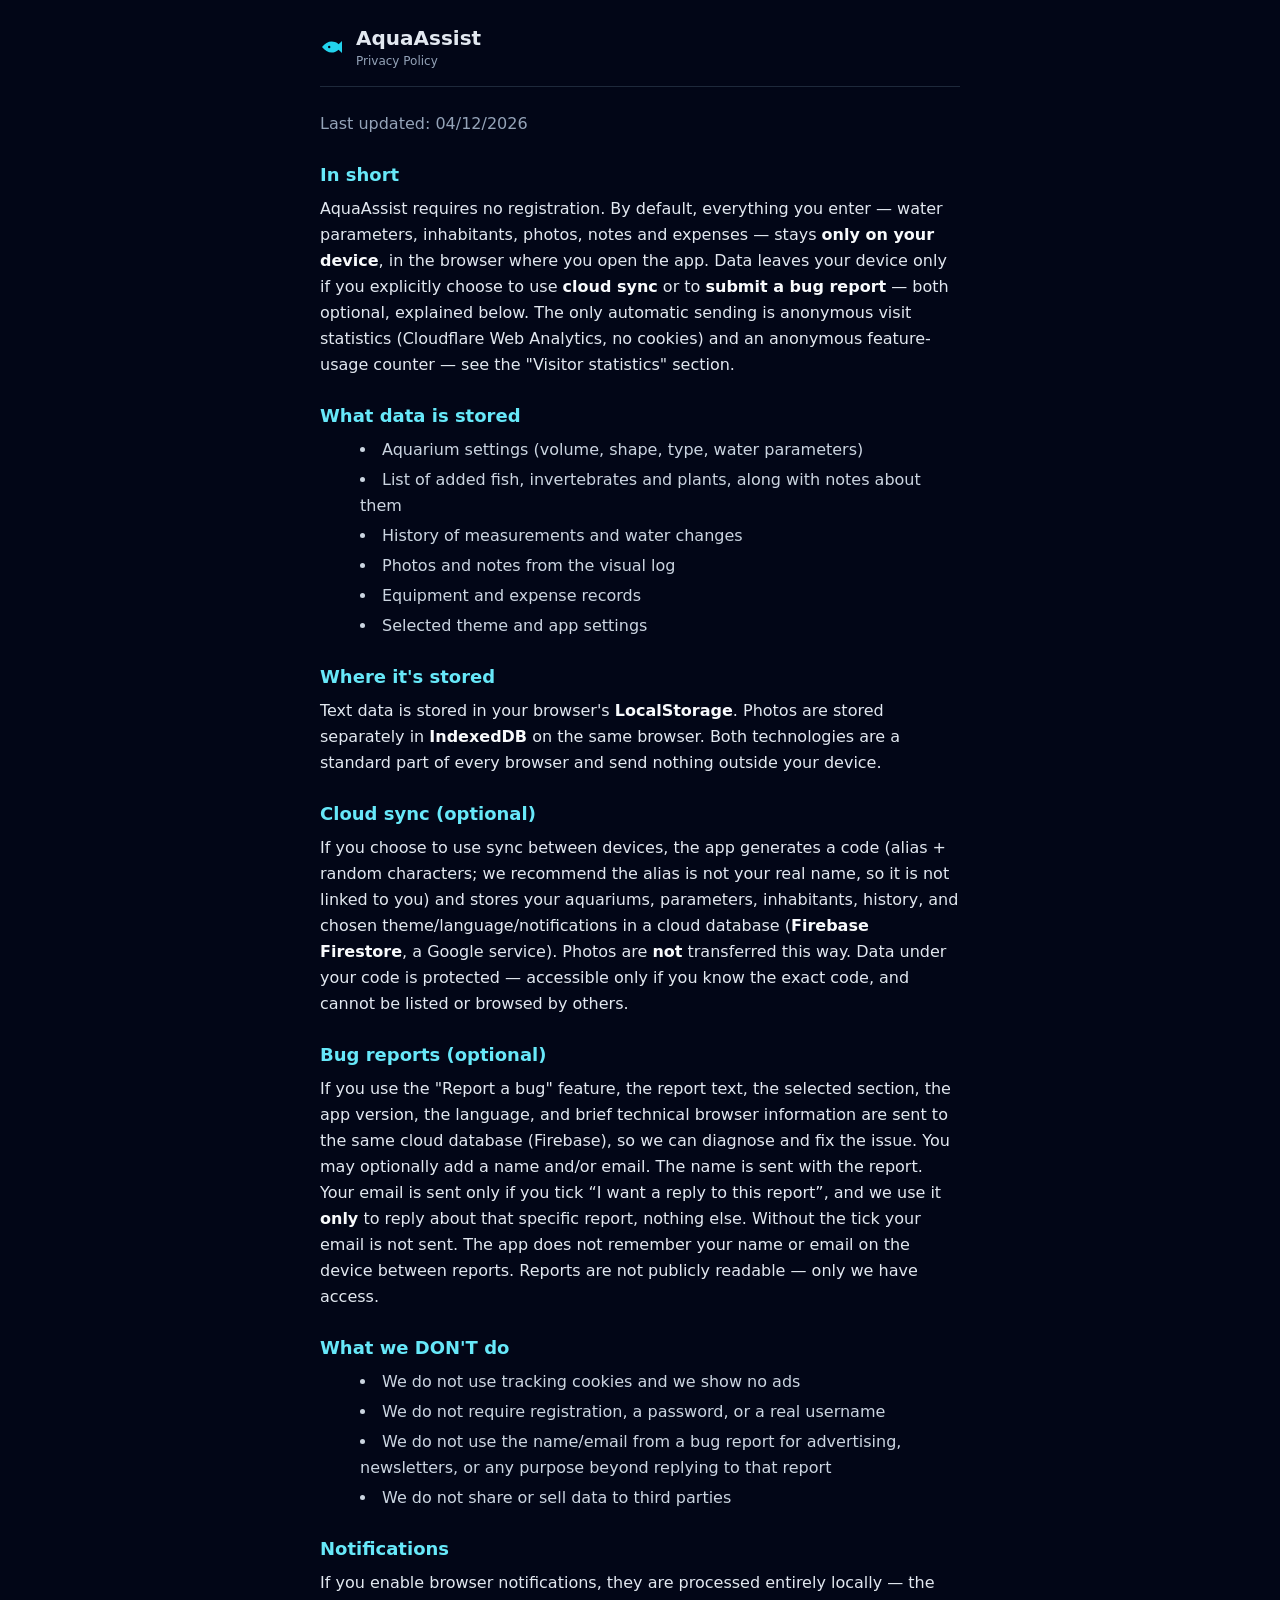
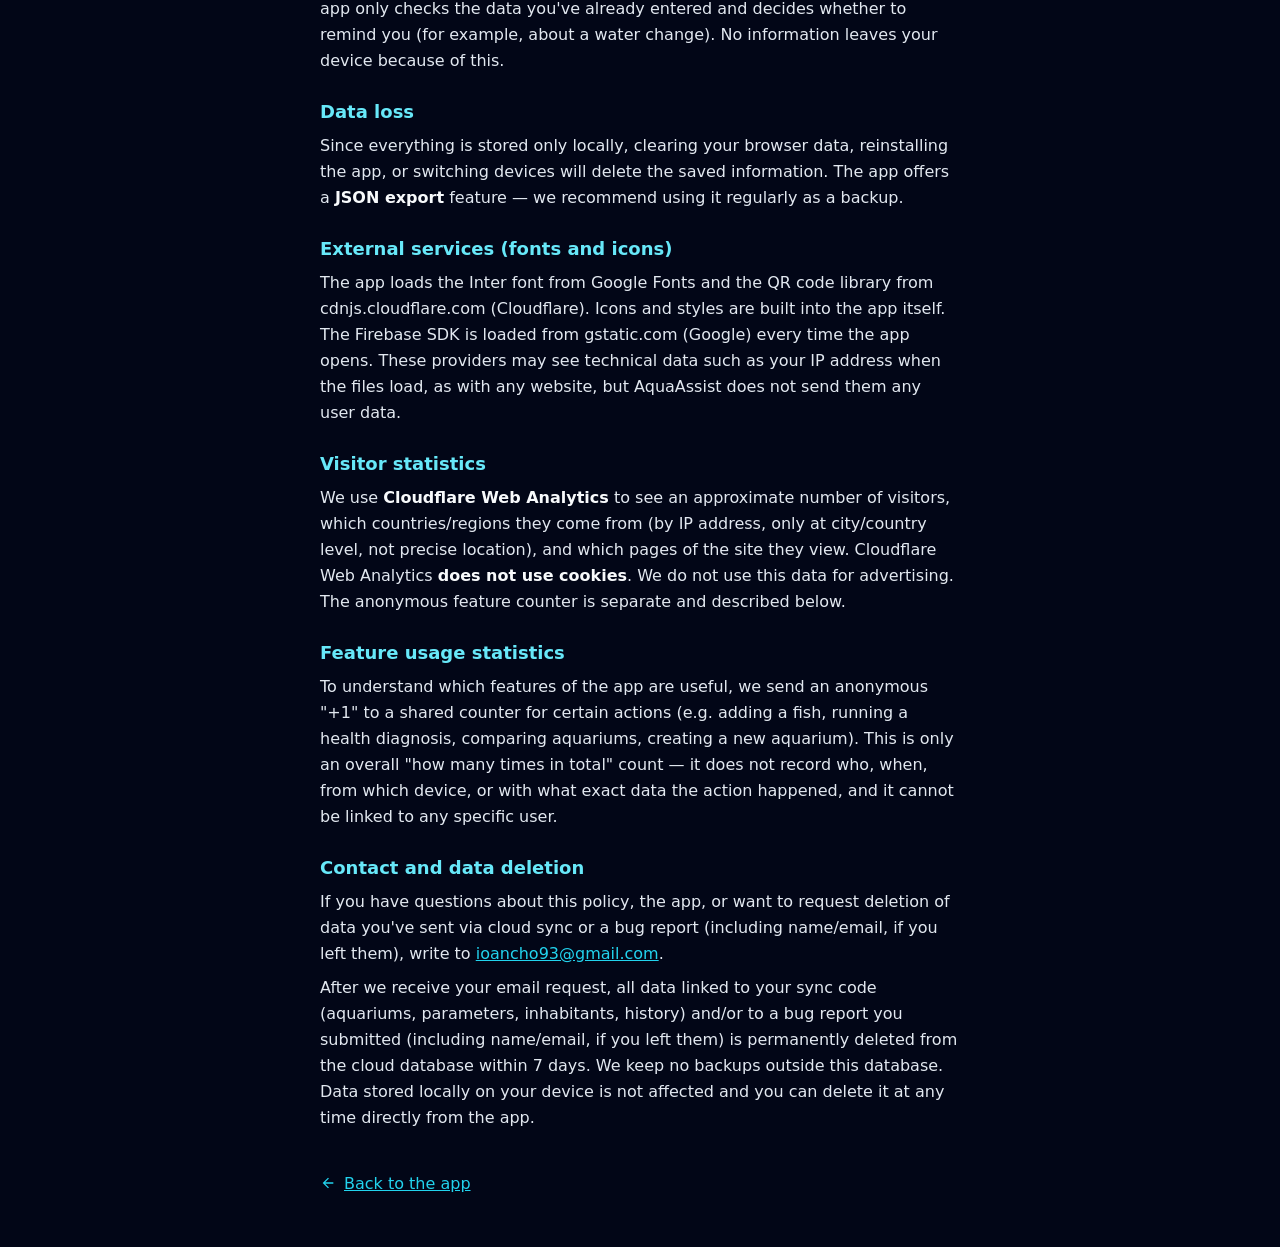
<file: privacy-policy.html>
<!DOCTYPE html>
<html lang="bg">
<head>
    <meta charset="UTF-8">
    <meta name="viewport" content="width=device-width, initial-scale=1.0">
    <title id="pageTitle">Политика за поверителност — AquaAssist</title>
    <style>
        :root { color-scheme: dark; }
        * { box-sizing: border-box; }
        body { margin: 0; min-height: 100vh; background: #020617; color: #e2e8f0; font: 16px/1.6 system-ui, -apple-system, "Segoe UI", Roboto, sans-serif; overflow-wrap: break-word; }
        main { max-width: 42rem; margin: 0 auto; padding: 1.5rem 1rem 3rem; }
        h1, h2, p, ul { margin: 0; }
        h2 { margin-bottom: .5rem; }
        .flex { display: flex; }
        .inline-flex { display: inline-flex; }
        .items-center { align-items: center; }
        .gap-2 { gap: .5rem; }
        .gap-3 { gap: .75rem; }
        .space-y-6 > * + * { margin-top: 1.5rem; }
        .space-y-2 > * + * { margin-top: .5rem; }
        .space-y-1 > * + * { margin-top: .25rem; }
        .pb-4 { padding-bottom: 1rem; }
        .pt-4 { padding-top: 1rem; }
        .border-b { border-bottom: 1px solid #1e293b; }
        .text-xs { font-size: .75rem; line-height: 1.5; }
        .text-sm { font-size: 1rem; line-height: 1.6; }
        .text-lg { font-size: 1.125rem; line-height: 1.5; }
        .text-xl { font-size: 1.25rem; line-height: 1.4; }
        .text-2xl { font-size: 1.5rem; }
        .font-semibold { font-weight: 600; }
        .font-bold { font-weight: 700; }
        .leading-relaxed { line-height: 1.625; }
        .mx-auto { margin-left: auto; margin-right: auto; }
        .list-disc { list-style-type: disc; }
        .list-inside { list-style-position: inside; }
        .underline { text-decoration: underline; }
        .text-slate-200 { color: #e2e8f0; }
        .text-slate-300 { color: #cbd5e1; }
        .text-slate-400 { color: #94a3b8; }
        .text-slate-500 { color: #94a3b8; }
        .text-cyan-300 { color: #67e8f9; }
        .text-cyan-400 { color: #22d3ee; }
        a { color: #22d3ee; }
        a:hover, a:focus-visible { color: #67e8f9; }
        strong { color: #f8fafc; font-weight: 600; }
        section li { margin-top: .25rem; }
        svg { width: 1em; height: 1em; fill: currentColor; flex-shrink: 0; }
    </style>
</head>
<body class="bg-slate-950 text-slate-200 min-h-screen">
    <main class="max-w-2xl mx-auto p-6 space-y-6">
        <header class="flex items-center gap-3 pb-4 border-b border-slate-800">
            <svg class="text-cyan-400 text-2xl" viewBox="0 0 24 24" aria-hidden="true"><path d="M2 12c3.5-4.6 8.2-6.6 13-5 1.3.4 2.5 1.2 3.6 2.2L22 6v12l-3.4-3.2c-1.1 1-2.3 1.8-3.6 2.2-4.8 1.6-9.5-.4-13-5zm6 0a1.2 1.2 0 1 0 2.4 0 1.2 1.2 0 0 0-2.4 0z"/></svg>
            <div>
                <h1 class="text-xl font-bold">AquaAssist</h1>
                <p class="text-xs text-slate-500" data-bg="Политика за поверителност" data-en="Privacy Policy"></p>
            </div>
        </header>

        <p class="text-sm text-slate-400"><span data-bg="Последна актуализация:" data-en="Last updated:"></span> <span id="today"></span></p>

        <section class="space-y-2">
            <h2 class="text-lg font-semibold text-cyan-300" data-bg="Накратко" data-en="In short"></h2>
            <p class="text-sm leading-relaxed" data-bg='AquaAssist не изисква регистрация. По подразбиране всичко, което въвеждаш — параметри на водата, обитатели, снимки, бележки и разходи — се пази <strong>само на твоето устройство</strong>, в браузъра, в който отваряш приложението. Данни напускат устройството ти само ако изрично избереш да ползваш <strong>облачна синхронизация</strong> или да <strong>изпратиш доклад за бъг</strong> — и двете са по твой избор, обяснени по-долу. Единственото автоматично изпращане е анонимната статистика за посещения (Cloudflare Web Analytics, без бисквитки) и анонимният брояч на използваните функции — виж раздел „Статистика за посещения“.' data-en='AquaAssist requires no registration. By default, everything you enter — water parameters, inhabitants, photos, notes and expenses — stays <strong>only on your device</strong>, in the browser where you open the app. Data leaves your device only if you explicitly choose to use <strong>cloud sync</strong> or to <strong>submit a bug report</strong> — both optional, explained below. The only automatic sending is anonymous visit statistics (Cloudflare Web Analytics, no cookies) and an anonymous feature-usage counter — see the &quot;Visitor statistics&quot; section.'></p>
        </section>

        <section class="space-y-2">
            <h2 class="text-lg font-semibold text-cyan-300" data-bg="Какви данни се съхраняват" data-en="What data is stored"></h2>
            <ul class="text-sm leading-relaxed list-disc list-inside space-y-1 text-slate-300" data-list-bg='["Настройки на аквариума (обем, форма, тип, параметри на водата)","Списък с добавени риби, безгръбначни и растения, заедно с бележки към тях","История на измерванията и смените на водата","Снимки и бележки от визуалния дневник","Записи за оборудване и разходи","Избрана тема и настройки на приложението"]' data-list-en='["Aquarium settings (volume, shape, type, water parameters)","List of added fish, invertebrates and plants, along with notes about them","History of measurements and water changes","Photos and notes from the visual log","Equipment and expense records","Selected theme and app settings"]'></ul>
        </section>

        <section class="space-y-2">
            <h2 class="text-lg font-semibold text-cyan-300" data-bg="Къде се пазят" data-en="Where it's stored"></h2>
            <p class="text-sm leading-relaxed" data-bg='Текстовите данни се пазят в <strong>LocalStorage</strong> на браузъра ти. Снимките се пазят отделно в <strong>IndexedDB</strong> на същия браузър. И двете технологии са стандартна част от всеки браузър и не изпращат нищо извън устройството ти.' data-en='Text data is stored in your browser&#39;s <strong>LocalStorage</strong>. Photos are stored separately in <strong>IndexedDB</strong> on the same browser. Both technologies are a standard part of every browser and send nothing outside your device.'></p>
        </section>

        <section class="space-y-2">
            <h2 class="text-lg font-semibold text-cyan-300" data-bg="Облачна синхронизация (по избор)" data-en="Cloud sync (optional)"></h2>
            <p class="text-sm leading-relaxed" data-bg='Ако решиш да ползваш синхронизация между устройства, приложението генерира код (псевдоним + случайни символи; препоръчваме псевдонимът да не е истинското ти име, за да не се свързва с теб) и съхранява аквариумите, параметрите, обитателите, историята, както и избраната тема/език/известия в облачна база данни (<strong>Firebase Firestore</strong>, услуга на Google). Снимките <strong>не се</strong> пренасят по този начин. Данните под твоя код са защитени — достъпни са само ако знаеш точния код, не могат да бъдат изброени или прегледани от други.' data-en='If you choose to use sync between devices, the app generates a code (alias + random characters; we recommend the alias is not your real name, so it is not linked to you) and stores your aquariums, parameters, inhabitants, history, and chosen theme/language/notifications in a cloud database (<strong>Firebase Firestore</strong>, a Google service). Photos are <strong>not</strong> transferred this way. Data under your code is protected — accessible only if you know the exact code, and cannot be listed or browsed by others.'></p>
        </section>

        <section class="space-y-2">
            <h2 class="text-lg font-semibold text-cyan-300" data-bg="Доклади за бъг (по избор)" data-en="Bug reports (optional)"></h2>
            <p class="text-sm leading-relaxed" data-bg='Ако използваш функцията "Докладвай бъг", текстът на доклада, избраният раздел, версията на приложението, езикът и кратка техническа информация за браузъра се изпращат в същата облачна база данни (Firebase), за да можем да диагностицираме и отстраним проблема. По желание можеш да добавиш име и/или имейл. Името се изпраща с доклада. Имейлът се изпраща само ако отбележиш „Искам отговор на този доклад“, и то <strong>само</strong> за да отговорим по този конкретен доклад, не за друго. Без отметка имейлът не се изпраща. Приложението не запомня име или имейл на устройството между докладите. Докладите не са публично четими — достъпни са само за нас.' data-en='If you use the "Report a bug" feature, the report text, the selected section, the app version, the language, and brief technical browser information are sent to the same cloud database (Firebase), so we can diagnose and fix the issue. You may optionally add a name and/or email. The name is sent with the report. Your email is sent only if you tick “I want a reply to this report”, and we use it <strong>only</strong> to reply about that specific report, nothing else. Without the tick your email is not sent. The app does not remember your name or email on the device between reports. Reports are not publicly readable — only we have access.'></p>
        </section>

        <section class="space-y-2">
            <h2 class="text-lg font-semibold text-cyan-300" data-bg="Какво НЕ правим" data-en="What we DON'T do"></h2>
            <ul class="text-sm leading-relaxed list-disc list-inside space-y-1 text-slate-300" data-list-bg='["Не използваме бисквитки за проследяване и не показваме реклами","Не изискваме регистрация, парола или реално потребителско име","Не ползваме име/имейл от доклад за бъг за реклама, бюлетини или каквато и да е друга цел извън отговора по доклада","Не споделяме и не продаваме данни на трети страни"]' data-list-en='["We do not use tracking cookies and we show no ads","We do not require registration, a password, or a real username","We do not use the name/email from a bug report for advertising, newsletters, or any purpose beyond replying to that report","We do not share or sell data to third parties"]'></ul>
        </section>

        <section class="space-y-2">
            <h2 class="text-lg font-semibold text-cyan-300" data-bg="Известия" data-en="Notifications"></h2>
            <p class="text-sm leading-relaxed" data-bg='Ако включиш известия в браузъра, те се обработват изцяло локално — приложението само проверява данните, които вече си въвел, и решава дали да ти напомни (например за смяна на вода). Никаква информация не напуска устройството ти заради това.' data-en='If you enable browser notifications, they are processed entirely locally — the app only checks the data you&#39;ve already entered and decides whether to remind you (for example, about a water change). No information leaves your device because of this.'></p>
        </section>

        <section class="space-y-2">
            <h2 class="text-lg font-semibold text-cyan-300" data-bg="Загуба на данни" data-en="Data loss"></h2>
            <p class="text-sm leading-relaxed" data-bg='Тъй като всичко се пази само локално, изчистването на данните на браузъра, преинсталирането на приложението или смяната на устройство ще изтрият записаната информация. Приложението предлага функция за <strong>експорт в JSON</strong> — препоръчваме редовно да я използваш като резервно копие.' data-en='Since everything is stored only locally, clearing your browser data, reinstalling the app, or switching devices will delete the saved information. The app offers a <strong>JSON export</strong> feature — we recommend using it regularly as a backup.'></p>
        </section>

        <section class="space-y-2">
            <h2 class="text-lg font-semibold text-cyan-300" data-bg="Външни услуги (шрифтове и икони)" data-en="External services (fonts and icons)"></h2>
            <p class="text-sm leading-relaxed" data-bg='Приложението зарежда шрифта Inter от Google Fonts и библиотеката за QR код от cdnjs.cloudflare.com (Cloudflare). Иконите и стиловете са вградени в самото приложение. Firebase SDK се зарежда от gstatic.com (Google) при всяко отваряне на приложението. Тези доставчици могат да видят технически данни като IP адрес при зареждане на файловете, както при всеки сайт, но AquaAssist не им изпраща данни от потребителя.' data-en='The app loads the Inter font from Google Fonts and the QR code library from cdnjs.cloudflare.com (Cloudflare). Icons and styles are built into the app itself. The Firebase SDK is loaded from gstatic.com (Google) every time the app opens. These providers may see technical data such as your IP address when the files load, as with any website, but AquaAssist does not send them any user data.'></p>
        </section>

        <section class="space-y-2">
            <h2 class="text-lg font-semibold text-cyan-300" data-bg="Статистика за посещения" data-en="Visitor statistics"></h2>
            <p class="text-sm leading-relaxed" data-bg='Използваме <strong>Cloudflare Web Analytics</strong>, за да виждаме приблизителен брой посетители, от кои държави/региони идват (по IP адрес, само на ниво град/държава, не точно местоположение) и кои страници на сайта разглеждат. Cloudflare Web Analytics <strong>не използва бисквитки</strong>. Не ползваме тези данни за реклама. Анонимният брояч на функции е отделен и е описан по-долу.' data-en='We use <strong>Cloudflare Web Analytics</strong> to see an approximate number of visitors, which countries/regions they come from (by IP address, only at city/country level, not precise location), and which pages of the site they view. Cloudflare Web Analytics <strong>does not use cookies</strong>. We do not use this data for advertising. The anonymous feature counter is separate and described below.'></p>
        </section>

        <section class="space-y-2">
            <h2 class="text-lg font-semibold text-cyan-300" data-bg="Статистика за употреба на функции" data-en="Feature usage statistics"></h2>
            <p class="text-sm leading-relaxed" data-bg='За да разбираме кои функции на приложението са полезни, изпращаме едно анонимно "+1" в общ брояч при някои действия (напр. добавяне на риба, стартиране на диагностика на здравето, сравнение на аквариуми, създаване на нов аквариум). Това е само обща бройка "колко пъти общо" — не се пази кой, кога, от кое устройство или с какви точно данни е направено действието, и по никакъв начин не е свързано с конкретен потребител.' data-en='To understand which features of the app are useful, we send an anonymous "+1" to a shared counter for certain actions (e.g. adding a fish, running a health diagnosis, comparing aquariums, creating a new aquarium). This is only an overall "how many times in total" count — it does not record who, when, from which device, or with what exact data the action happened, and it cannot be linked to any specific user.'></p>
        </section>

        <section class="space-y-2">
            <h2 class="text-lg font-semibold text-cyan-300" data-bg="Контакт и изтриване на данни" data-en="Contact and data deletion"></h2>
            <p class="text-sm leading-relaxed">
                <span data-bg='Ако имаш въпроси относно тази политика, приложението, или искаш да поискаш изтриване на данни, които си изпратил чрез облачна синхронизация или доклад за бъг (включително име/имейл, ако си ги оставил), пиши на' data-en='If you have questions about this policy, the app, or want to request deletion of data you&#39;ve sent via cloud sync or a bug report (including name/email, if you left them), write to'></span>
                <a href="mailto:ioancho93@gmail.com" class="text-cyan-400 hover:text-cyan-300 underline">ioancho93@gmail.com</a>.
            </p>
            <p class="text-sm leading-relaxed" data-bg='След получена заявка по имейл, всички данни, свързани с твоя код за синхронизация (аквариуми, параметри, обитатели, история) и/или с доклад за бъг, който си изпратил (включително име/имейл, ако си ги оставил), се изтриват напълно от облачната база данни в рамките на 7 дни. Не пазим резервни копия извън тази база данни. Данните, съхранени локално на твоето устройство, не са засегнати и можеш да ги изтриеш по всяко време директно от приложението.' data-en='After we receive your email request, all data linked to your sync code (aquariums, parameters, inhabitants, history) and/or to a bug report you submitted (including name/email, if you left them) is permanently deleted from the cloud database within 7 days. We keep no backups outside this database. Data stored locally on your device is not affected and you can delete it at any time directly from the app.'></p>
        </section>

        <a href="." class="inline-flex items-center gap-2 text-sm text-cyan-400 hover:text-cyan-300 pt-4"><svg viewBox="0 0 24 24" aria-hidden="true"><path d="M20 11H7.8l5.6-5.6L12 4l-8 8 8 8 1.4-1.4L7.8 13H20z"/></svg><span data-bg="Обратно към приложението" data-en="Back to the app"></span></a>
    </main>
    <script>
        // Показва политиката на езика, който вече е избран в самото приложение
        // (общ localStorage ключ, тъй като е същият домейн), а ако страницата
        // се отваря директно без запазен избор — по езика на браузъра.
        let lang = 'bg';
        try {
            const saved = localStorage.getItem('aquaAssistLang');
            if (saved === 'en' || saved === 'bg') {
                lang = saved;
            } else {
                lang = (navigator.language || '').toLowerCase().startsWith('bg') ? 'bg' : 'en';
            }
        } catch (e) {}

        document.documentElement.lang = lang;
        document.getElementById('pageTitle').textContent = lang === 'en' ? 'Privacy Policy — AquaAssist' : 'Политика за поверителност — AquaAssist';

        document.querySelectorAll('[data-bg]').forEach(el => {
            const html = lang === 'en' ? el.getAttribute('data-en') : el.getAttribute('data-bg');
            if (html !== null) el.innerHTML = html;
        });

        document.querySelectorAll('[data-list-bg]').forEach(el => {
            try {
                const items = JSON.parse(el.getAttribute(lang === 'en' ? 'data-list-en' : 'data-list-bg'));
                el.innerHTML = items.map(i => `<li>${i}</li>`).join('');
            } catch (e) {}
        });

        document.getElementById('today').textContent = new Date().toLocaleDateString(lang === 'en' ? 'en-GB' : 'bg-BG');
    </script>
</body>
</html>
</file>
